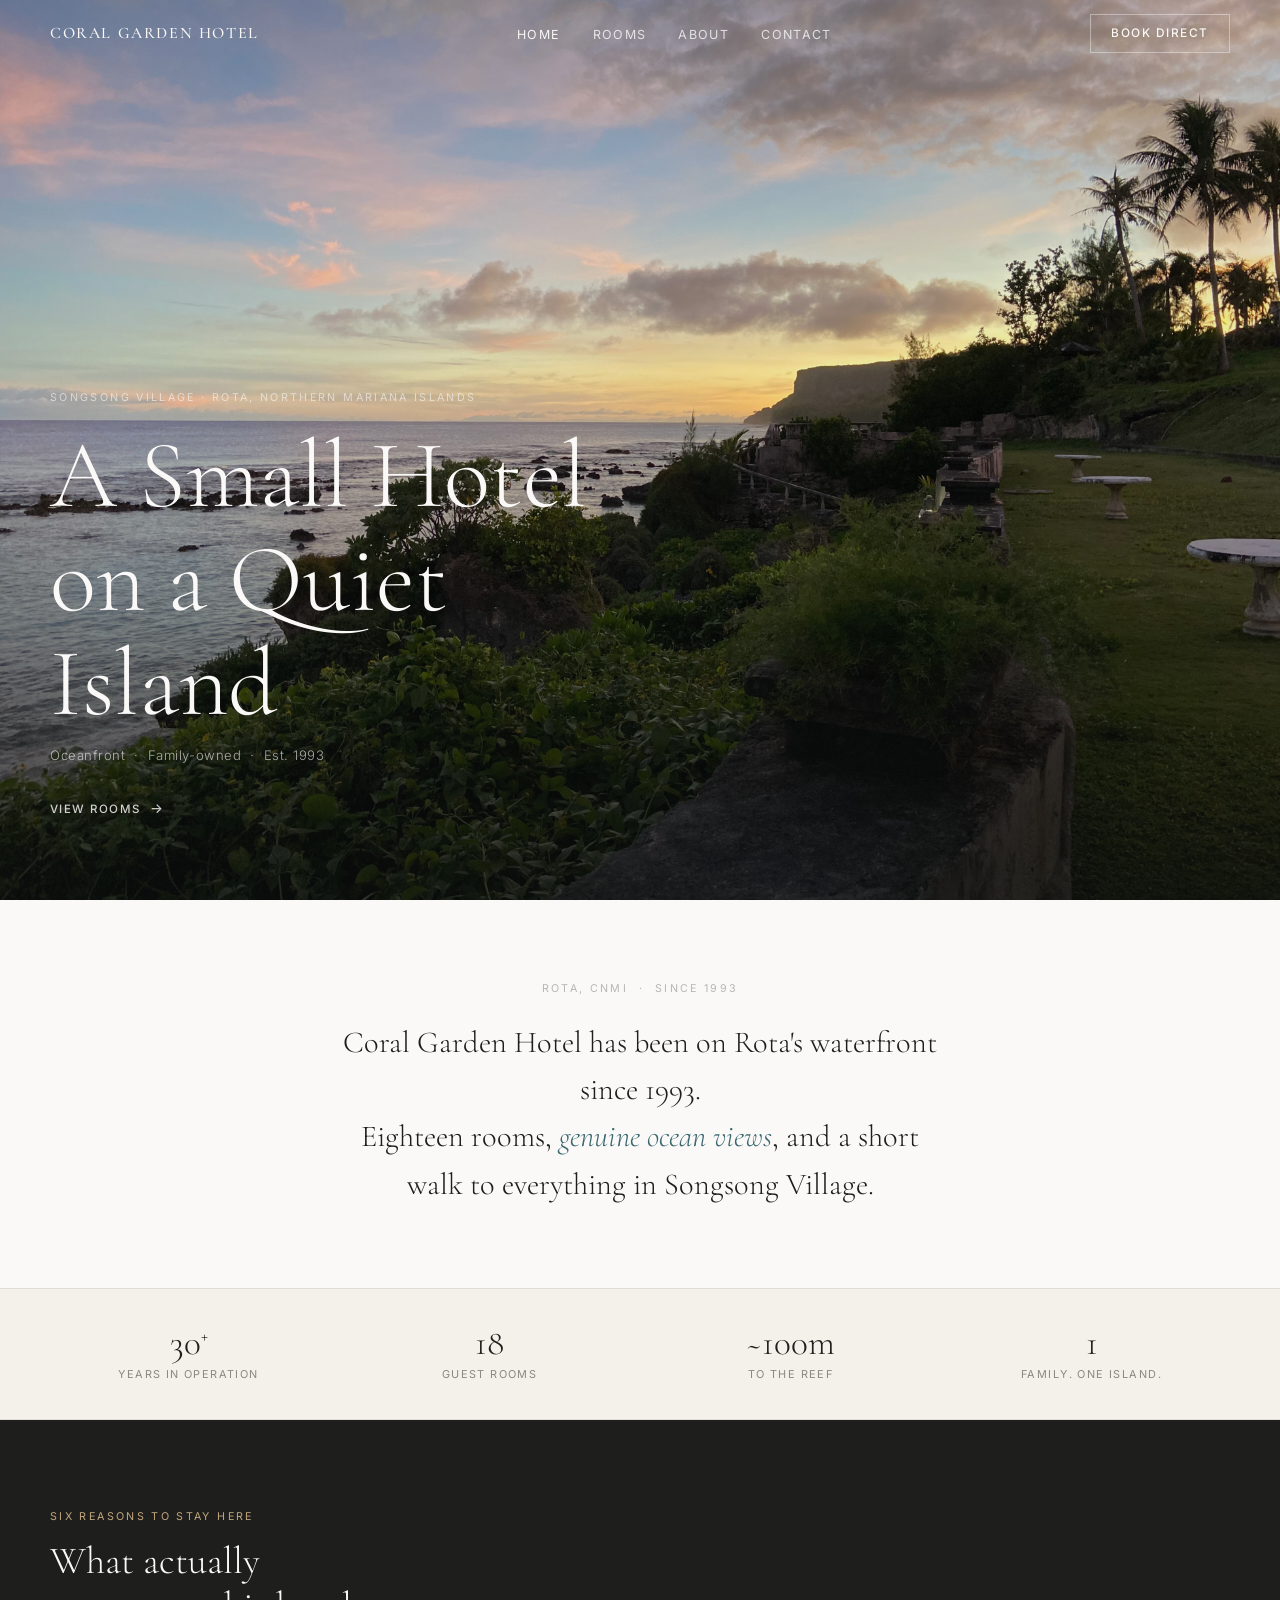
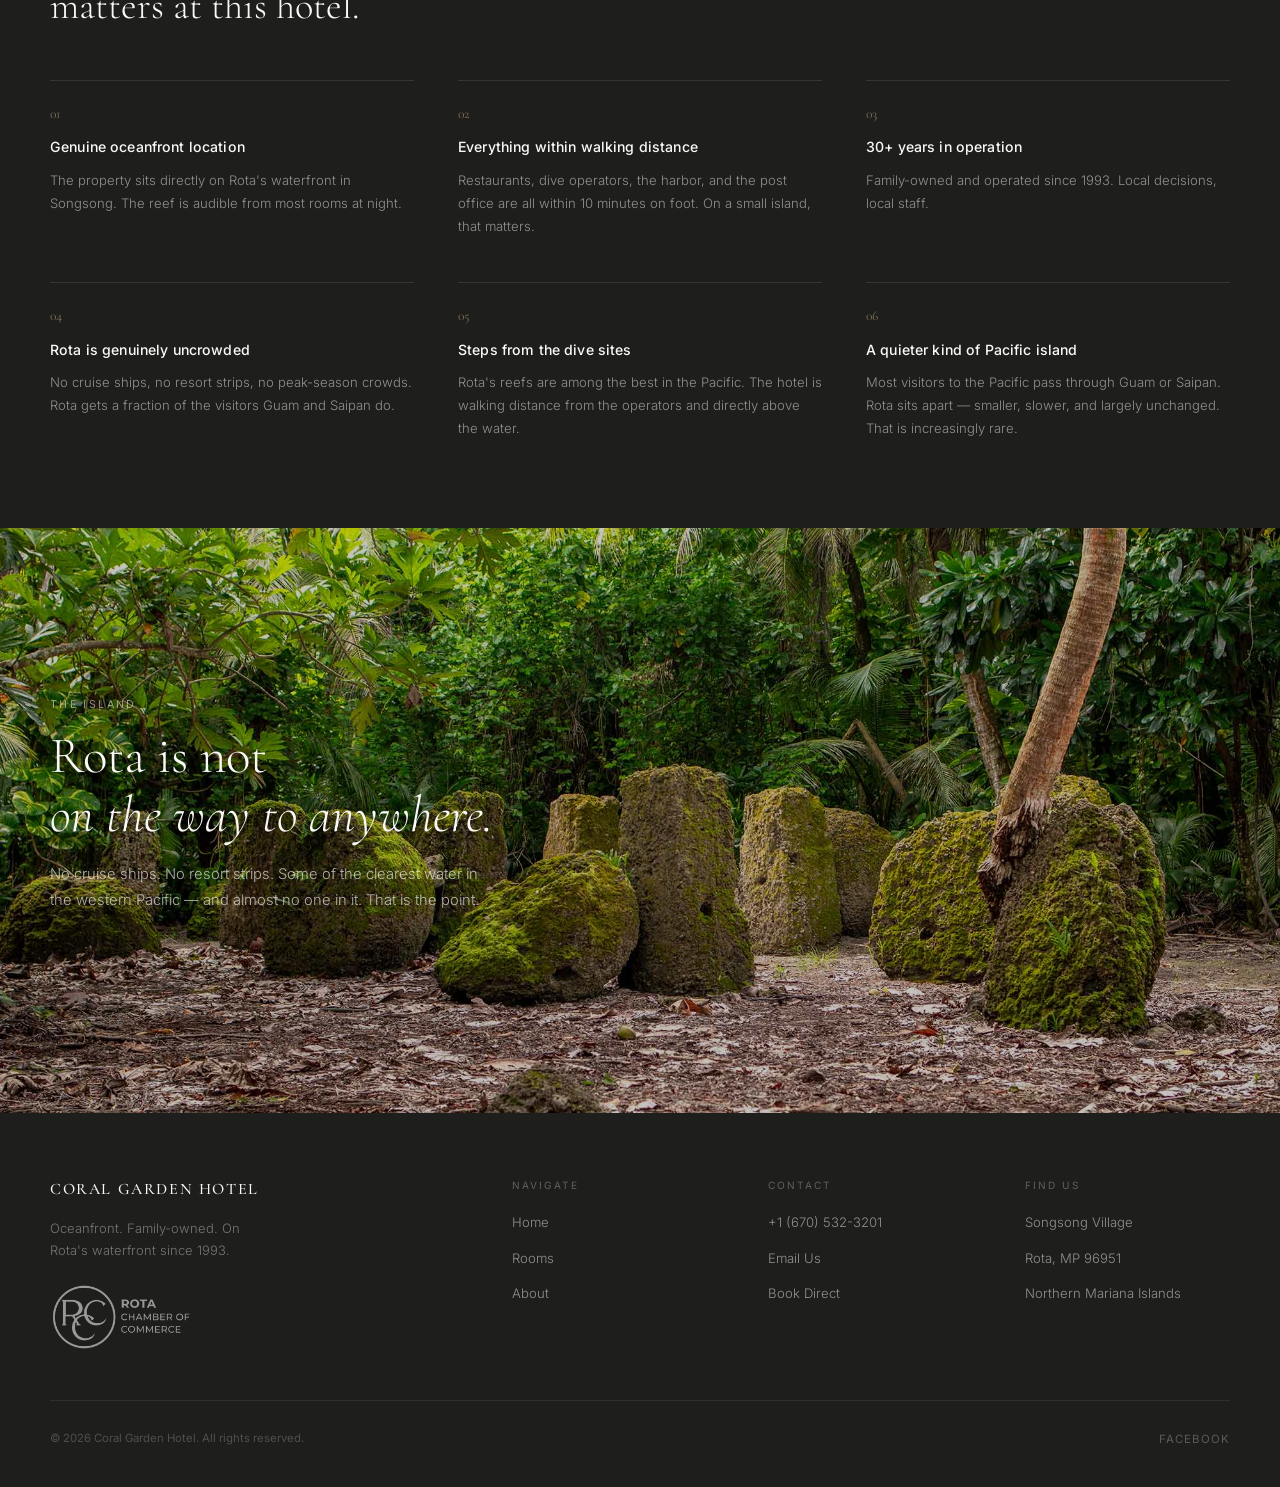
<file: index.html>
<!DOCTYPE html>
<html lang="en">
<head>
  <meta charset="UTF-8">
  <meta name="viewport" content="width=device-width, initial-scale=1.0">
  <title>Coral Garden Hotel — Rota, Northern Mariana Islands</title>
  <meta name="description" content="A family-owned oceanfront hotel in Songsong Village, Rota. Ocean views, direct reef access, walking distance to restaurants and dive operators. Book direct for the best rate.">
  <meta property="og:title" content="Coral Garden Hotel — Rota, CNMI">
  <meta property="og:description" content="A small hotel on a quiet island. Oceanfront. Family-owned. Est. 1993.">
  <meta property="og:type" content="website">
  <link rel="preconnect" href="https://fonts.googleapis.com">
  <link rel="preconnect" href="https://fonts.gstatic.com" crossorigin>
  <link href="https://fonts.googleapis.com/css2?family=Cormorant+Garamond:ital,wght@0,300;0,400;0,500;1,300;1,400&family=Inter:wght@300;400;500&display=swap" rel="stylesheet">
  <link rel="stylesheet" href="style.css">
</head>
<body>

<nav class="nav" id="mainNav">
  <div class="nav-inner">
    <a class="nav-logo" href="index.html">Coral Garden Hotel</a>
    <ul class="nav-links">
      <li><a href="index.html"   class="active">Home</a></li>
      <li><a href="rooms.html"          >Rooms</a></li>
      <li><a href="about.html"          >About</a></li>
      <li><a href="contact.html"        >Contact</a></li>
    </ul>
    <a class="nav-book" href="booking.html">Book Direct</a>
    <div class="nav-burger" onclick="mobOpen()">
      <span></span><span></span><span></span>
    </div>
  </div>
</nav>

<div class="mob-menu" id="mobMenu">
  <span class="mob-close" onclick="mobClose()">✕</span>
  <a href="index.html"   onclick="mobClose()">Home</a>
  <a href="rooms.html"   onclick="mobClose()">Rooms</a>
  <a href="about.html"   onclick="mobClose()">About</a>
  <a href="contact.html" onclick="mobClose()">Contact</a>
  <a class="mob-book" href="booking.html" onclick="mobClose()">Book Direct</a>
</div>

<!-- HERO — REPLACE hero-bg url with best exterior or ocean view photo -->
<section class="hero">
  <div class="hero-bg" id="heroBg"></div>
  <div class="hero-overlay"></div>
  <div class="hero-content">
    <p class="hero-eyebrow">Songsong Village · Rota, Northern Mariana Islands</p>
    <h1 class="hero-title">A Small Hotel<br>on a Quiet Island</h1>
    <p class="hero-sub">Oceanfront &nbsp;·&nbsp; Family-owned &nbsp;·&nbsp; Est. 1993</p>
    <div class="hero-btns">
      <a class="arrow-link light" href="rooms.html">View Rooms</a>
    </div>
  </div>
</section>

<!-- STATEMENT -->
<section class="statement">
  <div class="statement-inner fi">
    <p class="statement-lbl">Rota, CNMI &nbsp;·&nbsp; Since 1993</p>
    <p class="statement-text">
      Coral Garden Hotel has been on Rota's waterfront since 1993.<br>
      Eighteen rooms, <em>genuine ocean views</em>, and a short walk to everything in Songsong Village.
    </p>
  </div>
</section>

<!-- FACTS STRIP -->
<div class="facts">
  <div class="facts-grid">
    <div class="fact fi">
      <div class="fact-n">30<sup>+</sup></div>
      <div class="fact-l">Years in Operation</div>
    </div>
    <div class="fact fi d1">
      <div class="fact-n">18</div>
      <div class="fact-l">Guest Rooms</div>
    </div>
    <div class="fact fi d2">
      <div class="fact-n">~100m</div>
      <div class="fact-l">To the Reef</div>
    </div>
    <div class="fact fi d3">
      <div class="fact-n">1</div>
      <div class="fact-l">Family. One Island.</div>
    </div>
  </div>
</div>



<!-- REASONS -->
<section class="reasons">
  <div class="wrap">
    <p class="label fi">Six Reasons to Stay Here</p>
    <h2 class="heading fi">What actually<br>matters at this hotel.</h2>
    <div class="reasons-grid">
      <div class="reason fi">
        <p class="reason-n">01</p>
        <h3 class="reason-title">Genuine oceanfront location</h3>
        <p class="reason-body">The property sits directly on Rota's waterfront in Songsong. The reef is audible from most rooms at night.</p>
      </div>
      <div class="reason fi d1">
        <p class="reason-n">02</p>
        <h3 class="reason-title">Everything within walking distance</h3>
        <p class="reason-body">Restaurants, dive operators, the harbor, and the post office are all within 10 minutes on foot. On a small island, that matters.</p>
      </div>
      <div class="reason fi d2">
        <p class="reason-n">03</p>
        <h3 class="reason-title">30+ years in operation</h3>
        <p class="reason-body">Family-owned and operated since 1993. Local decisions, local staff.</p>
      </div>
      <div class="reason fi d3">
        <p class="reason-n">04</p>
        <h3 class="reason-title">Rota is genuinely uncrowded</h3>
        <p class="reason-body">No cruise ships, no resort strips, no peak-season crowds. Rota gets a fraction of the visitors Guam and Saipan do.</p>
      </div>
      <div class="reason fi d4">
        <p class="reason-n">05</p>
        <h3 class="reason-title">Steps from the dive sites</h3>
        <p class="reason-body">Rota's reefs are among the best in the Pacific. The hotel is walking distance from the operators and directly above the water.</p>
      </div>
      <div class="reason fi d5">
        <p class="reason-n">06</p>
        <h3 class="reason-title">A quieter kind of Pacific island</h3>
        <p class="reason-body">Most visitors to the Pacific pass through Guam or Saipan. Rota sits apart — smaller, slower, and largely unchanged. That is increasingly rare.</p>
      </div>
    </div>
  </div>
</section>

<!-- ROTA TEASER -->
<section class="rota-teaser">
  <div class="rota-teaser-bg"></div>
  <div class="rota-teaser-content">
    <p class="label">The Island</p>
    <h2 class="heading">Rota is not<br><em>on the way to anywhere.</em></h2>
    <p class="body-text">No cruise ships. No resort strips. Some of the clearest water in the western Pacific — and almost no one in it. That is the point.</p>
  </div>
</section>


<footer class="footer">
  <div class="footer-grid">
    <div>
      <a class="footer-logo" href="index.html">Coral Garden Hotel</a>
      <p class="footer-tag">Oceanfront. Family-owned. On Rota's waterfront since 1993.</p>
      <a class="footer-chamber" href="https://www.rotachamber.com" target="_blank" rel="noopener" title="Rota Chamber of Commerce Member">
        <img src="images/rcclogowhite.png" alt="Rota Chamber of Commerce Member">
      </a>
    </div>
    <div>
      <p class="footer-col-hd">Navigate</p>
      <ul class="footer-list">
        <li><a href="index.html">Home</a></li>
        <li><a href="rooms.html">Rooms</a></li>
        <li><a href="about.html">About</a></li>
      </ul>
    </div>
    <div>
      <p class="footer-col-hd">Contact</p>
      <ul class="footer-list">
        <li><a href="tel:+16705323201">+1 (670) 532-3201</a></li>
        <li><a href="mailto:info@coralgardenhotel.com">Email Us</a></li>
        <li><a href="booking.html">Book Direct</a></li>
      </ul>
    </div>
    <div>
      <p class="footer-col-hd">Find Us</p>
      <ul class="footer-list">
        <li><span>Songsong Village</span></li>
        <li><span>Rota, MP 96951</span></li>
        <li><span>Northern Mariana Islands</span></li>
      </ul>
    </div>
  </div>
  <div class="footer-bot">
    <p class="footer-copy">© <span id="copy-year">2026</span> Coral Garden Hotel. All rights reserved.</p>
    <div class="footer-soc"><a href="https://www.facebook.com/coralgardenhotel" target="_blank" rel="noopener">Facebook</a></div>
  </div>
</footer>

<script src="script.js"></script>
</body>
</html>
</file>
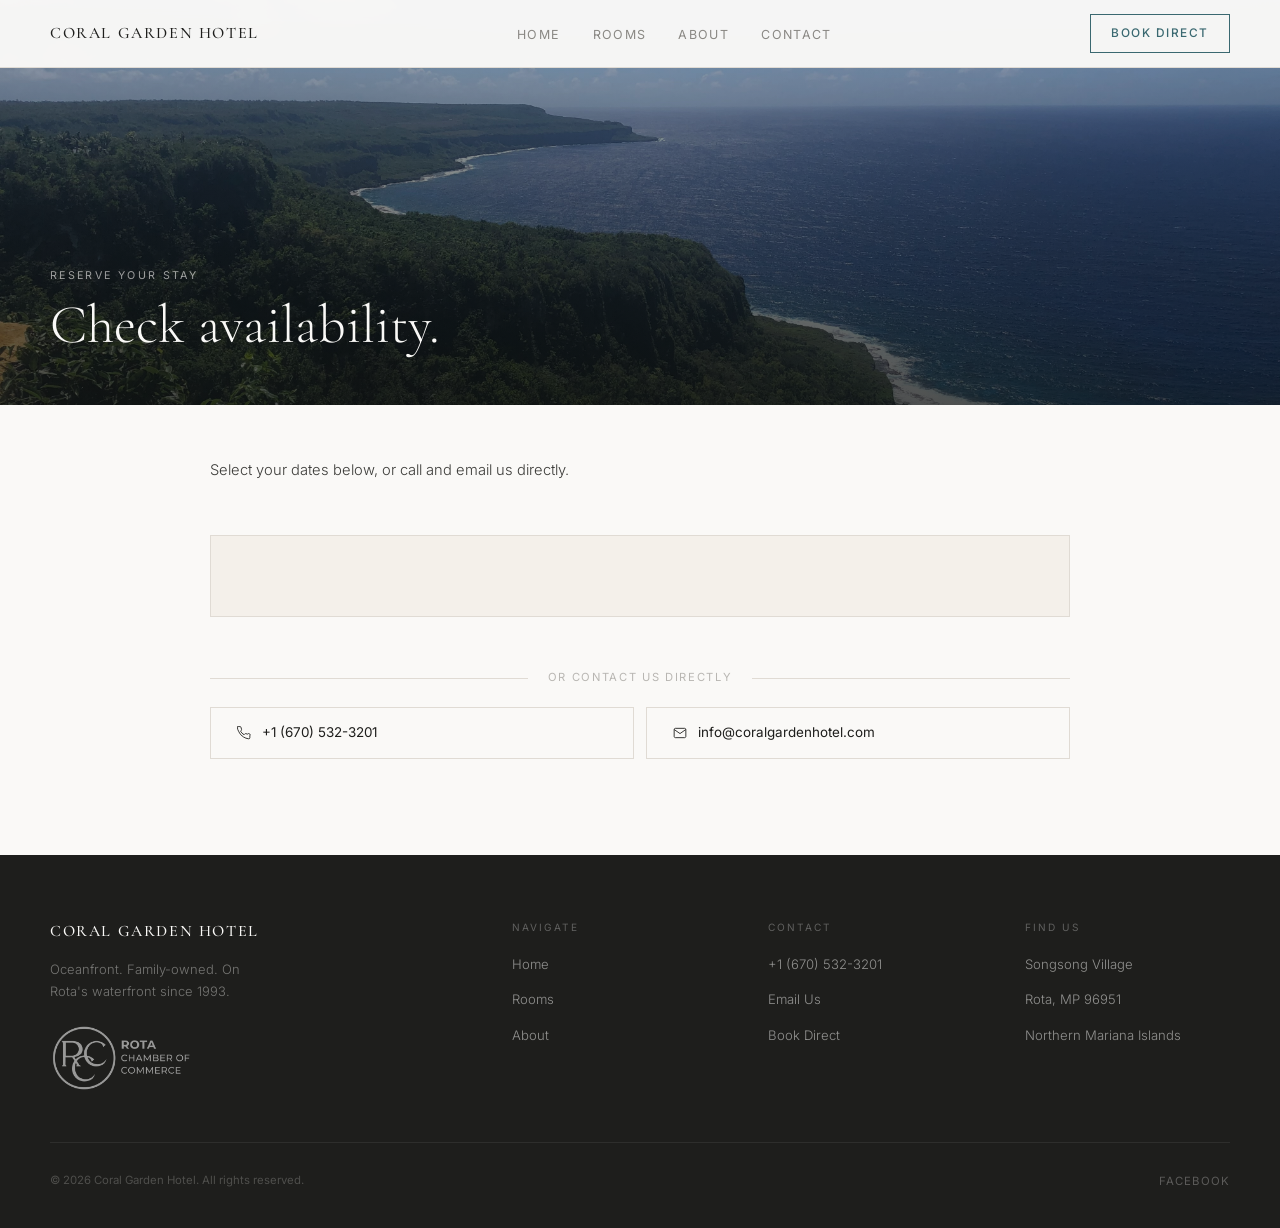
<file: booking.html>
<!DOCTYPE html>
<html lang="en">
<head>
  <meta charset="UTF-8">
  <meta name="viewport" content="width=device-width, initial-scale=1.0">
  <title>Book Direct — Coral Garden Hotel, Rota</title>
  <meta name="description" content="Book directly with Coral Garden Hotel in Songsong Village, Rota. Best available rate, no booking fees.">
  <link rel="preconnect" href="https://fonts.googleapis.com">
  <link rel="preconnect" href="https://fonts.gstatic.com" crossorigin>
  <link href="https://fonts.googleapis.com/css2?family=Cormorant+Garamond:ital,wght@0,300;0,400;0,500;1,300;1,400&family=Inter:wght@300;400;500&display=swap" rel="stylesheet">
  <link rel="stylesheet" href="style.css">
  <style>
    .booking-body { padding: 52px 36px 96px; background: var(--white); }
    .booking-inner { max-width: 860px; margin: 0 auto; }
    .booking-intro { margin-bottom: 52px; }
    .booking-intro .label { margin-bottom: 14px; }
    .booking-intro .heading { font-size: clamp(2rem,4vw,3rem); margin-bottom: 16px; }
    .booking-intro .body-text { max-width: 520px; }
    .booking-widget-wrap { background: var(--cream); border: 1px solid var(--border); padding: 40px; }
    .booking-or { text-align: center; margin: 52px 0 20px; }
    .booking-or-line { display: flex; align-items: center; gap: 20px; color: var(--stone-lt); font-size: 0.7rem; letter-spacing: 0.15em; text-transform: uppercase; }
    .booking-or-line::before,
    .booking-or-line::after { content: ''; flex: 1; height: 1px; background: var(--border); }
    .booking-direct { display: grid; grid-template-columns: 1fr 1fr; gap: 12px; margin-top: 20px; }
    @media (max-width: 768px) {
      .booking-body { padding: 110px 20px 72px; }
      .booking-widget-wrap { padding: 24px 20px; }
      .booking-direct { grid-template-columns: 1fr; }
    }
  </style>
</head>
<body>

<nav class="nav scrolled" id="mainNav">
  <div class="nav-inner">
    <a class="nav-logo" href="index.html">Coral Garden Hotel</a>
    <ul class="nav-links">
      <li><a href="index.html"            >Home</a></li>
      <li><a href="rooms.html"            >Rooms</a></li>
      <li><a href="about.html"            >About</a></li>
      <li><a href="contact.html"          >Contact</a></li>
    </ul>
    <a class="nav-book active" href="booking.html">Book Direct</a>
    <div class="nav-burger" onclick="mobOpen()">
      <span></span><span></span><span></span>
    </div>
  </div>
</nav>

<div class="mob-menu" id="mobMenu">
  <span class="mob-close" onclick="mobClose()">✕</span>
  <a href="index.html"   onclick="mobClose()">Home</a>
  <a href="rooms.html"   onclick="mobClose()">Rooms</a>
  <a href="about.html"   onclick="mobClose()">About</a>
  <a href="contact.html" onclick="mobClose()">Contact</a>
  <a class="mob-book" href="booking.html" onclick="mobClose()">Book Direct</a>
</div>

<section class="page-hero">
  <div class="page-hero-bg" style="background-image: url('images/rota-coastline.jpeg')"></div>
  <div class="page-hero-overlay"></div>
  <div class="page-hero-content">
    <p class="label">Reserve Your Stay</p>
    <h1 class="heading">Check availability.</h1>
  </div>
</section>

<div class="booking-body">
  <div class="booking-inner">

    <div class="booking-intro fi">
      <p class="body-text">Select your dates below, or call and email us directly.</p>
    </div>

    <div class="booking-widget-wrap fi">
      <style type='text/css'>@import url(//d2uyahi4tkntqv.cloudfront.net/assets/shared.booknow.css?v=1.0.0);</style>
      <style type='text/css'>@import url(//d2uyahi4tkntqv.cloudfront.net/assets/search_widget.css?v=1.0.0);</style>
      <div id='hr_search_widget'></div>
      <script id='hr_widget_script' async='true' src='//coral-garden-hotel.hotelrunner.com/widgets/4bb4306e62fb119f5d3d/search_widget.js?v=1.0.0'></script>
    </div>

    <div class="booking-or fi">
      <p class="booking-or-line">Or contact us directly</p>
    </div>

    <div class="booking-direct fi">
      <a class="contact-btn" href="tel:+16705323201">
        <svg viewBox="0 0 24 24"><path d="M22 16.92v3a2 2 0 01-2.18 2 19.79 19.79 0 01-8.63-3.07A19.5 19.5 0 013.07 9.81 19.79 19.79 0 01.4 1.13 2 2 0 012 .99h3a2 2 0 012 1.72c.127.96.361 1.903.7 2.81a2 2 0 01-.45 2.11L6.09 8.91a16 16 0 006 6l1.27-1.27a2 2 0 012.11-.45c.907.339 1.85.573 2.81.7A2 2 0 0122 16.92z"/></svg>
        +1 (670) 532-3201
      </a>
      <a class="contact-btn" href="mailto:info@coralgardenhotel.com">
        <svg viewBox="0 0 24 24"><path d="M4 4h16c1.1 0 2 .9 2 2v12c0 1.1-.9 2-2 2H4c-1.1 0-2-.9-2-2V6c0-1.1.9-2 2-2z"/><polyline points="22,6 12,13 2,6"/></svg>
        info@coralgardenhotel.com
      </a>
    </div>

  </div>
</div>

<footer class="footer">
  <div class="footer-grid">
    <div>
      <a class="footer-logo" href="index.html">Coral Garden Hotel</a>
      <p class="footer-tag">Oceanfront. Family-owned. On Rota's waterfront since 1993.</p>
      <a class="footer-chamber" href="https://www.rotachamber.com" target="_blank" rel="noopener" title="Rota Chamber of Commerce Member">
        <img src="images/rcclogowhite.png" alt="Rota Chamber of Commerce Member">
      </a>
    </div>
    <div>
      <p class="footer-col-hd">Navigate</p>
      <ul class="footer-list">
        <li><a href="index.html">Home</a></li>
        <li><a href="rooms.html">Rooms</a></li>
        <li><a href="about.html">About</a></li>
      </ul>
    </div>
    <div>
      <p class="footer-col-hd">Contact</p>
      <ul class="footer-list">
        <li><a href="tel:+16705323201">+1 (670) 532-3201</a></li>
        <li><a href="mailto:info@coralgardenhotel.com">Email Us</a></li>
        <li><a href="booking.html">Book Direct</a></li>
      </ul>
    </div>
    <div>
      <p class="footer-col-hd">Find Us</p>
      <ul class="footer-list">
        <li><span>Songsong Village</span></li>
        <li><span>Rota, MP 96951</span></li>
        <li><span>Northern Mariana Islands</span></li>
      </ul>
    </div>
  </div>
  <div class="footer-bot">
    <p class="footer-copy">© <span id="copy-year">2026</span> Coral Garden Hotel. All rights reserved.</p>
    <div class="footer-soc"><a href="https://www.facebook.com/coralgardenhotel" target="_blank" rel="noopener">Facebook</a></div>
  </div>
</footer>

<script src="script.js"></script>
</body>
</html>
</file>
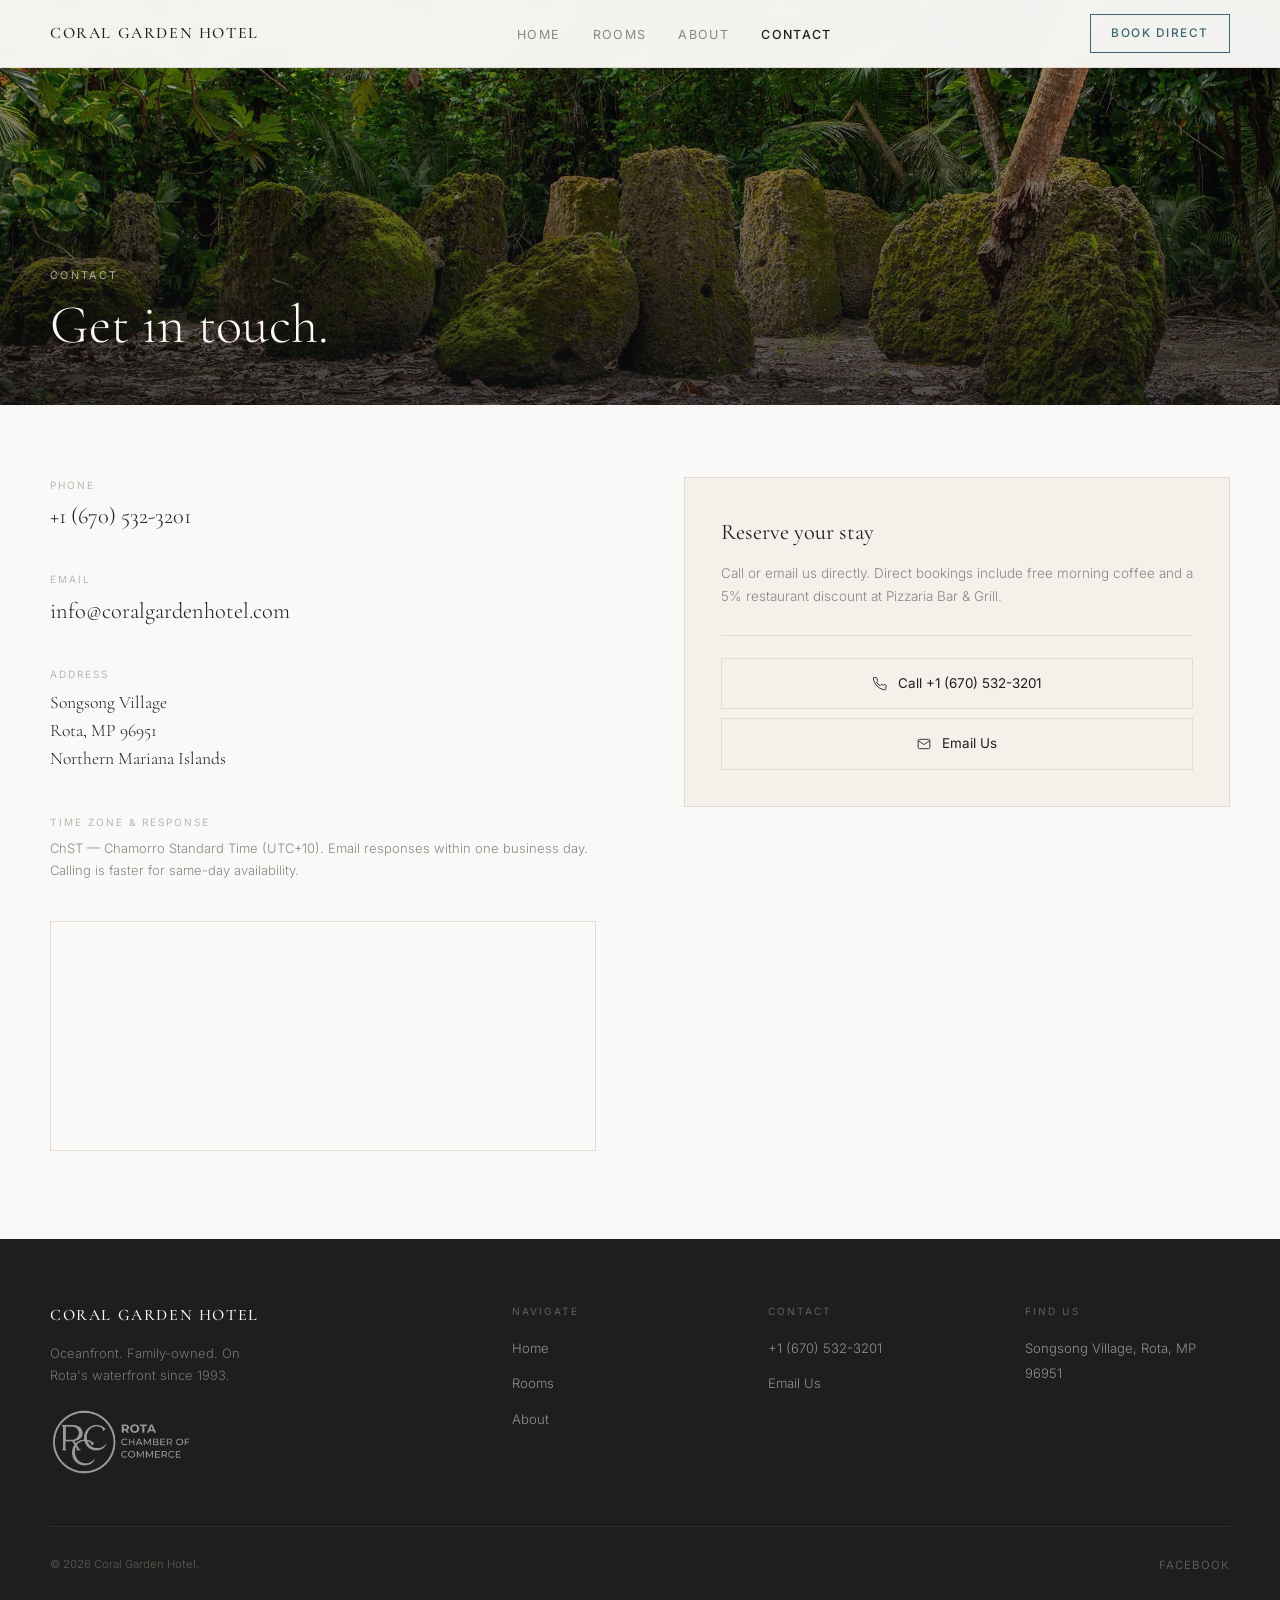
<file: contact.html>
<!DOCTYPE html>
<html lang="en">
<head>
  <meta charset="UTF-8">
  <meta name="viewport" content="width=device-width, initial-scale=1.0">
  <title>Book Direct — Coral Garden Hotel, Rota</title>
  <meta name="description" content="Book direct with Coral Garden Hotel for the best rate. No OTA fees. Free morning coffee and restaurant discount included. Call +1 (670) 532-3201 or email us.">
  <link rel="preconnect" href="https://fonts.googleapis.com">
  <link rel="preconnect" href="https://fonts.gstatic.com" crossorigin>
  <link href="https://fonts.googleapis.com/css2?family=Cormorant+Garamond:ital,wght@0,300;0,400;0,500;1,300;1,400&family=Inter:wght@300;400;500&display=swap" rel="stylesheet">
  <link rel="stylesheet" href="style.css">
</head>
<body>

<nav class="nav scrolled" id="mainNav">
  <div class="nav-inner">
    <a class="nav-logo" href="index.html">Coral Garden Hotel</a>
    <ul class="nav-links">
      <li><a href="index.html"           >Home</a></li>
      <li><a href="rooms.html"           >Rooms</a></li>
      <li><a href="about.html"           >About</a></li>
      <li><a href="contact.html" class="active">Contact</a></li>
    </ul>
    <a class="nav-book" href="booking.html">Book Direct</a>
    <div class="nav-burger" onclick="mobOpen()">
      <span></span><span></span><span></span>
    </div>
  </div>
</nav>

<div class="mob-menu" id="mobMenu">
  <span class="mob-close" onclick="mobClose()">✕</span>
  <a href="index.html"   onclick="mobClose()">Home</a>
  <a href="rooms.html"   onclick="mobClose()">Rooms</a>
  <a href="about.html"   onclick="mobClose()">About</a>
  <a href="contact.html" onclick="mobClose()">Contact</a>
  <a class="mob-book" href="booking.html" onclick="mobClose()">Book Direct</a>
</div>

<section class="page-hero">
  <div class="page-hero-bg" style="background-image: url('images/latte-stones.jpg')"></div>
  <div class="page-hero-overlay"></div>
  <div class="page-hero-content">
    <p class="label">Contact</p>
    <h1 class="heading">Get in touch.</h1>
  </div>
</section>

<div class="contact-body">
  <div class="contact-inner">

    <div class="contact-lhs fi">
      <div class="cdetail">
        <p class="cdetail-lbl">Phone</p>
        <p class="cdetail-val"><a href="tel:+16705323201">+1 (670) 532-3201</a></p>
      </div>
      <div class="cdetail">
        <p class="cdetail-lbl">Email</p>
        <p class="cdetail-val"><a href="mailto:info@coralgardenhotel.com">info@coralgardenhotel.com</a></p>
      </div>
      <div class="cdetail">
        <p class="cdetail-lbl">Address</p>
        <p class="cdetail-val" style="font-size:1.1rem; line-height:1.6;">
          Songsong Village<br>Rota, MP 96951<br>Northern Mariana Islands
        </p>
      </div>
      <div class="cdetail">
        <p class="cdetail-lbl">Time Zone &amp; Response</p>
        <p class="tz-note">ChST — Chamorro Standard Time (UTC+10). Email responses within one business day. Calling is faster for same-day availability.</p>
      </div>

      <div class="map-wrap">
        <iframe
          src="https://www.google.com/maps/embed?pb=!1m18!1m12!1m3!1d3868.964179821928!2d145.13801947698812!3d14.138203586295159!2m3!1f0!2f0!3f0!3m2!1i1024!2i768!4f13.1!3m3!1m2!1s0x6720682886ffa751%3A0x1fbf5e3450bf742f!2sCoral%20Garden%20Hotel!5e0!3m2!1sen!2s!4v1780208019445!5m2!1sen!2s"
          width="100%" height="100%" style="border:0;"
          allowfullscreen="" loading="lazy"
          referrerpolicy="no-referrer-when-downgrade"
          title="Coral Garden Hotel — Songsong Village, Rota">
        </iframe>
      </div>
    </div>

    <div class="fi d2">
      <div class="direct-box">
        <h2 class="direct-box-t">Reserve your stay</h2>
        <p class="direct-box-b">Call or email us directly. Direct bookings include free morning coffee and a 5% restaurant discount at Pizzaria Bar &amp; Grill.</p>
        <div class="direct-btns">
          <a class="contact-btn" href="tel:+16705323201">
            <svg viewBox="0 0 24 24"><path d="M22 16.92v3a2 2 0 01-2.18 2 19.79 19.79 0 01-8.63-3.07A19.5 19.5 0 013.07 9.81 19.79 19.79 0 01.4 1.13 2 2 0 012 .99h3a2 2 0 012 1.72c.127.96.361 1.903.7 2.81a2 2 0 01-.45 2.11L6.09 8.91a16 16 0 006 6l1.27-1.27a2 2 0 012.11-.45c.907.339 1.85.573 2.81.7A2 2 0 0122 16.92z"/></svg>
            Call +1 (670) 532-3201
          </a>
          <a class="contact-btn" href="mailto:info@coralgardenhotel.com">
            <svg viewBox="0 0 24 24"><path d="M4 4h16c1.1 0 2 .9 2 2v12c0 1.1-.9 2-2 2H4c-1.1 0-2-.9-2-2V6c0-1.1.9-2 2-2z"/><polyline points="22,6 12,13 2,6"/></svg>
            Email Us
          </a>
        </div>
      </div>
    </div>

  </div>
</div>

<footer class="footer">
  <div class="footer-grid">
    <div>
      <a class="footer-logo" href="index.html">Coral Garden Hotel</a>
      <p class="footer-tag">Oceanfront. Family-owned. On Rota's waterfront since 1993.</p>
      <a class="footer-chamber" href="https://www.rotachamber.com" target="_blank" rel="noopener" title="Rota Chamber of Commerce Member">
        <img src="images/rcclogowhite.png" alt="Rota Chamber of Commerce Member">
      </a>
    </div>
    <div>
      <p class="footer-col-hd">Navigate</p>
      <ul class="footer-list">
        <li><a href="index.html">Home</a></li>
        <li><a href="rooms.html">Rooms</a></li>
        <li><a href="about.html">About</a></li>
      </ul>
    </div>
    <div>
      <p class="footer-col-hd">Contact</p>
      <ul class="footer-list">
        <li><a href="tel:+16705323201">+1 (670) 532-3201</a></li>
        <li><a href="mailto:info@coralgardenhotel.com">Email Us</a></li>
      </ul>
    </div>
    <div>
      <p class="footer-col-hd">Find Us</p>
      <ul class="footer-list">
        <li><span>Songsong Village, Rota, MP 96951</span></li>
      </ul>
    </div>
  </div>
  <div class="footer-bot">
    <p class="footer-copy">© <span id="copy-year">2026</span> Coral Garden Hotel.</p>
    <div class="footer-soc"><a href="https://www.facebook.com/coralgardenhotel" target="_blank" rel="noopener">Facebook</a></div>
  </div>
</footer>

<script src="script.js"></script>
</body>
</html>
</file>
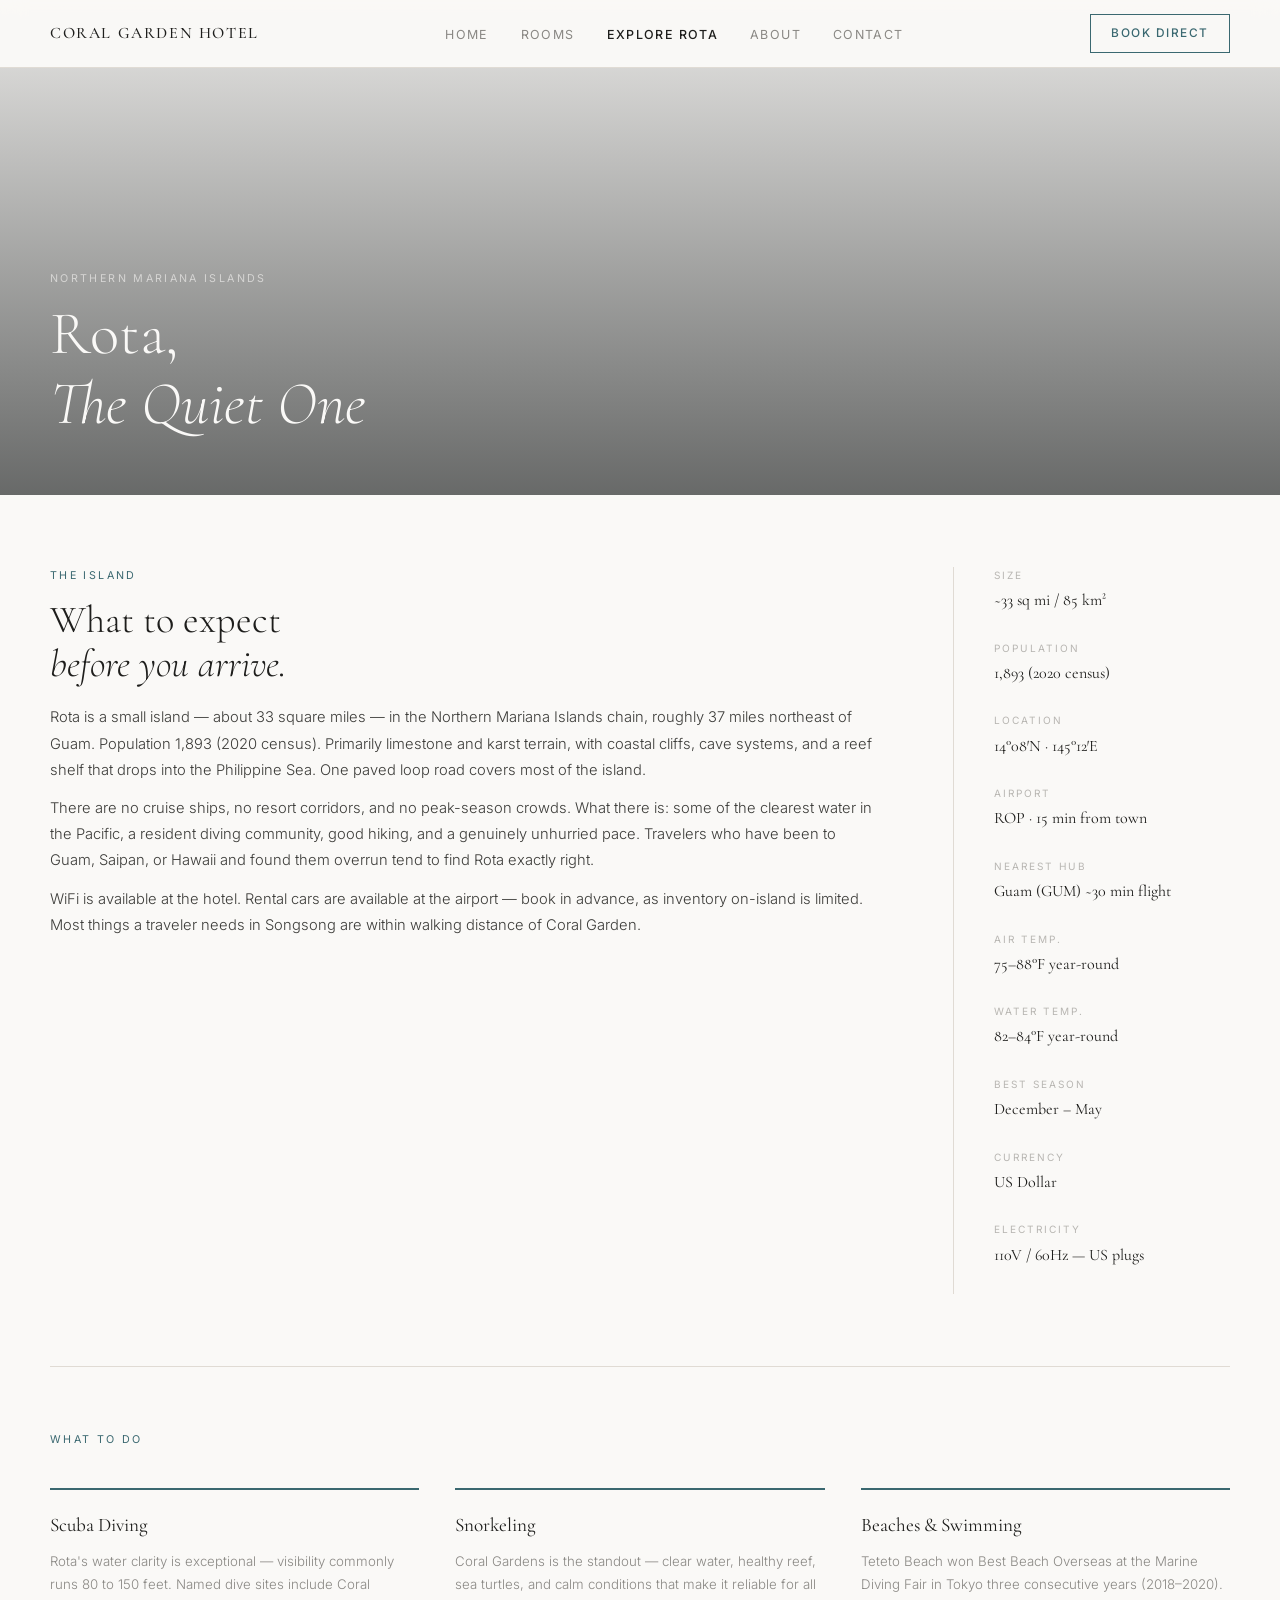
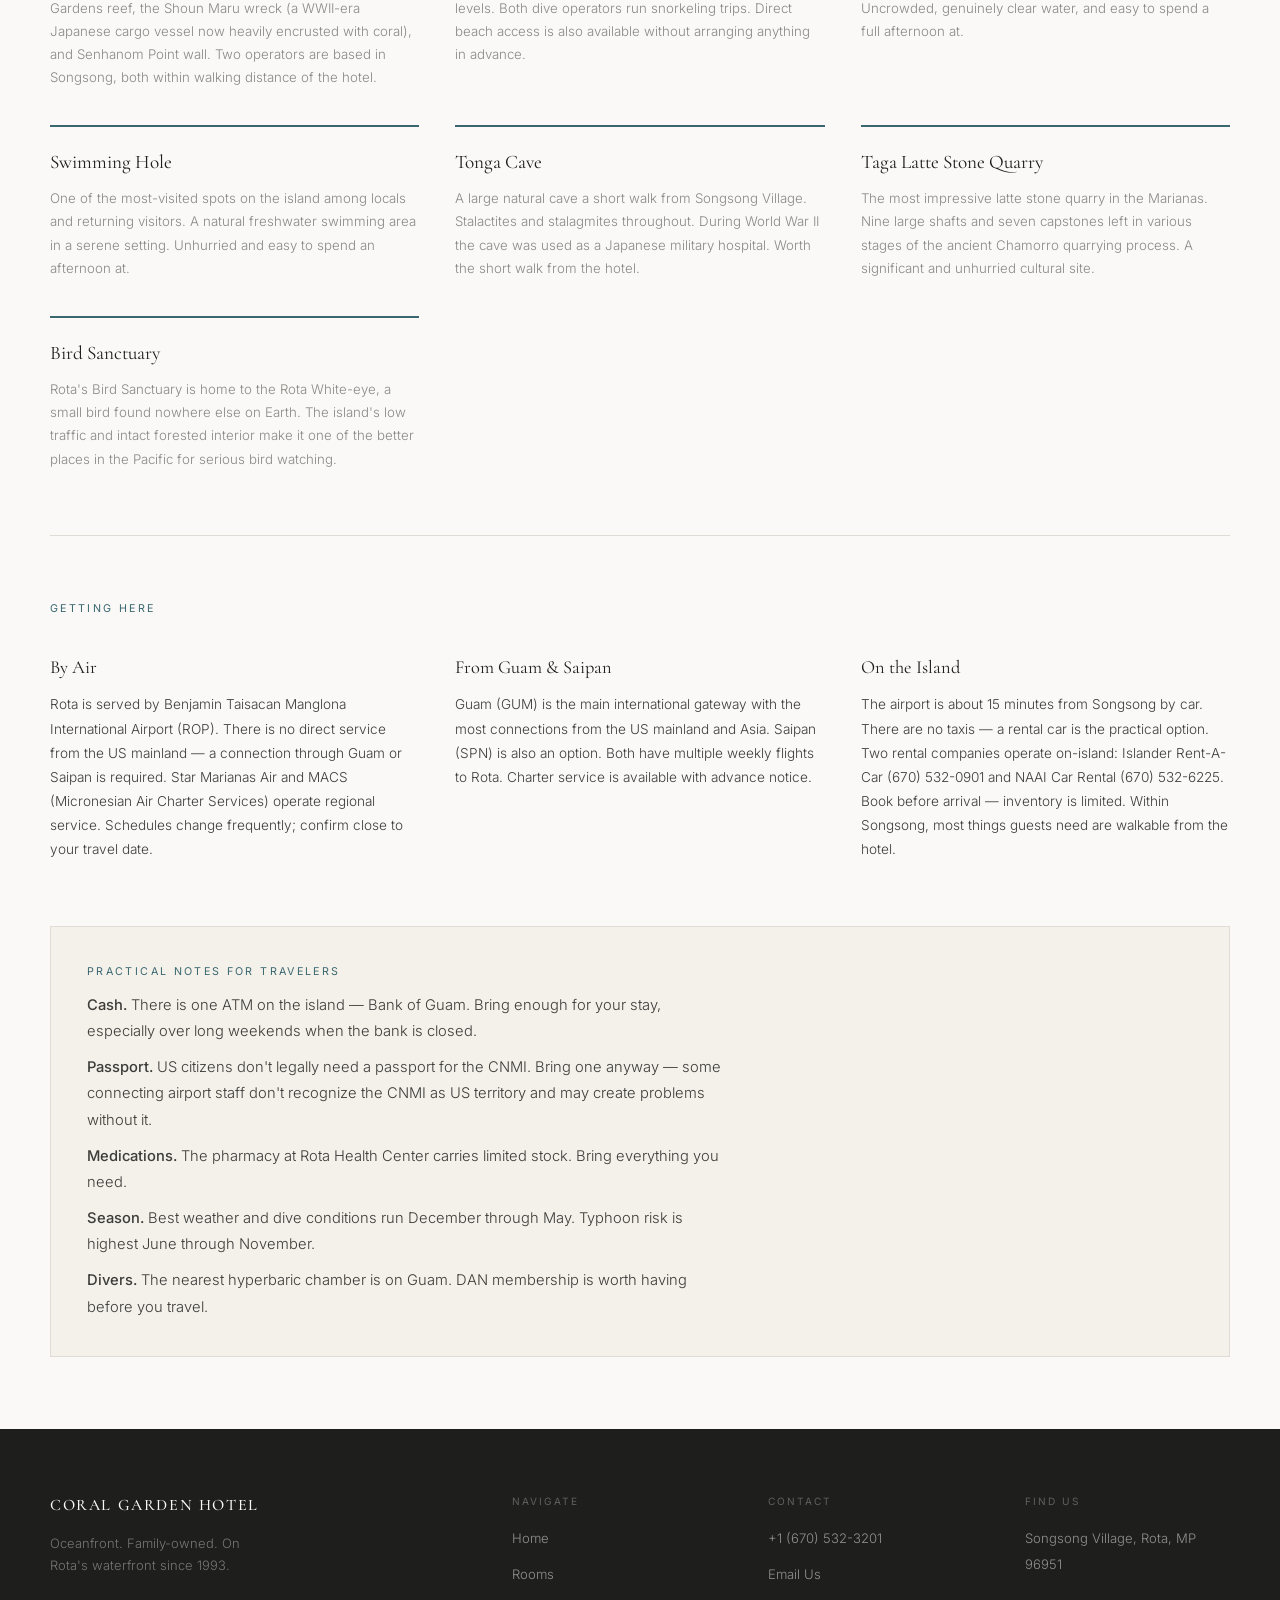
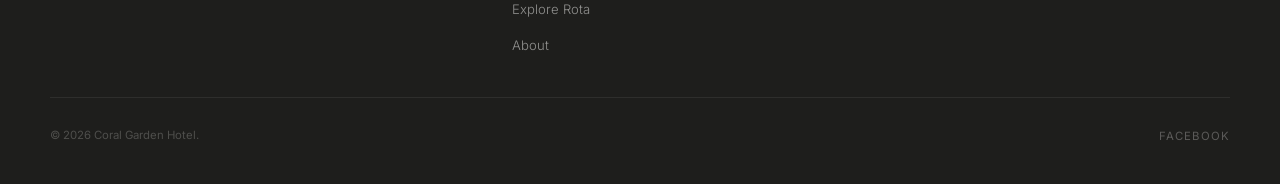
<file: rota.html>
<!DOCTYPE html>
<html lang="en">
<head>
  <meta charset="UTF-8">
  <meta name="viewport" content="width=device-width, initial-scale=1.0">
  <title>Explore Rota — Coral Garden Hotel</title>
  <meta name="description" content="What to know about Rota, CNMI before you arrive. Diving, hiking, getting here, practical travel information for visitors to the Northern Mariana Islands.">
  <link rel="preconnect" href="https://fonts.googleapis.com">
  <link rel="preconnect" href="https://fonts.gstatic.com" crossorigin>
  <link href="https://fonts.googleapis.com/css2?family=Cormorant+Garamond:ital,wght@0,300;0,400;0,500;1,300;1,400&family=Inter:wght@300;400;500&display=swap" rel="stylesheet">
  <link rel="stylesheet" href="style.css">
</head>
<body>

<nav class="nav scrolled" id="mainNav">
  <div class="nav-inner">
    <a class="nav-logo" href="index.html">Coral Garden Hotel</a>
    <ul class="nav-links">
      <li><a href="index.html"          >Home</a></li>
      <li><a href="rooms.html"          >Rooms</a></li>
      <li><a href="rota.html"    class="active">Explore Rota</a></li>
      <li><a href="about.html"          >About</a></li>
      <li><a href="contact.html"        >Contact</a></li>
    </ul>
    <a class="nav-book" href="booking.html">Book Direct</a>
    <div class="nav-burger" onclick="mobOpen()">
      <span></span><span></span><span></span>
    </div>
  </div>
</nav>

<div class="mob-menu" id="mobMenu">
  <span class="mob-close" onclick="mobClose()">✕</span>
  <a href="index.html"   onclick="mobClose()">Home</a>
  <a href="rooms.html"   onclick="mobClose()">Rooms</a>
  <a href="rota.html"    onclick="mobClose()">Explore Rota</a>
  <a href="about.html"   onclick="mobClose()">About</a>
  <a href="contact.html" onclick="mobClose()">Contact</a>
  <a class="mob-book" href="booking.html" onclick="mobClose()">Book Direct</a>
</div>

<!-- REPLACE rota-ph-bg with a strong island/ocean/reef image -->
<section class="rota-ph">
  <div class="rota-ph-bg"></div>
  <div class="rota-ph-overlay"></div>
  <div class="rota-ph-content">
    <p class="label">Northern Mariana Islands</p>
    <h1 class="heading">Rota,<br><em>The Quiet One</em></h1>
  </div>
</section>

<div class="rota-body">

  <div class="rota-intro fi">
    <div>
      <p class="label">The Island</p>
      <h2 class="heading">What to expect<br><em>before you arrive.</em></h2>
      <p class="body-text">Rota is a small island — about 33 square miles — in the Northern Mariana Islands chain, roughly 37 miles northeast of Guam. Population 1,893 (2020 census). Primarily limestone and karst terrain, with coastal cliffs, cave systems, and a reef shelf that drops into the Philippine Sea. One paved loop road covers most of the island.</p>
      <p class="body-text">There are no cruise ships, no resort corridors, and no peak-season crowds. What there is: some of the clearest water in the Pacific, a resident diving community, good hiking, and a genuinely unhurried pace. Travelers who have been to Guam, Saipan, or Hawaii and found them overrun tend to find Rota exactly right.</p>
      <p class="body-text">WiFi is available at the hotel. Rental cars are available at the airport — book in advance, as inventory on-island is limited. Most things a traveler needs in Songsong are within walking distance of Coral Garden.</p>
    </div>
    <div class="r-sidebar">
      <div class="r-fact"><p class="r-fact-lbl">Size</p><p class="r-fact-val">~33 sq mi / 85 km²</p></div>
      <div class="r-fact"><p class="r-fact-lbl">Population</p><p class="r-fact-val">1,893 (2020 census)</p></div>
      <div class="r-fact"><p class="r-fact-lbl">Location</p><p class="r-fact-val">14°08′N · 145°12′E</p></div>
      <div class="r-fact"><p class="r-fact-lbl">Airport</p><p class="r-fact-val">ROP · 15 min from town</p></div>
      <div class="r-fact"><p class="r-fact-lbl">Nearest Hub</p><p class="r-fact-val">Guam (GUM) ~30 min flight</p></div>
      <div class="r-fact"><p class="r-fact-lbl">Air Temp.</p><p class="r-fact-val">75–88°F year-round</p></div>
      <div class="r-fact"><p class="r-fact-lbl">Water Temp.</p><p class="r-fact-val">82–84°F year-round</p></div>
      <div class="r-fact"><p class="r-fact-lbl">Best Season</p><p class="r-fact-val">December – May</p></div>
      <div class="r-fact"><p class="r-fact-lbl">Currency</p><p class="r-fact-val">US Dollar</p></div>
      <div class="r-fact"><p class="r-fact-lbl">Electricity</p><p class="r-fact-val">110V / 60Hz — US plugs</p></div>
    </div>
  </div>

  <div class="activities fi">
    <p class="label">What to Do</p>
    <div class="act-grid">
      <div class="act-card">
        <h3 class="act-name">Scuba Diving</h3>
        <p class="act-body">Rota's water clarity is exceptional — visibility commonly runs 80 to 150 feet. Named dive sites include Coral Gardens reef, the Shoun Maru wreck (a WWII-era Japanese cargo vessel now heavily encrusted with coral), and Senhanom Point wall. Two operators are based in Songsong, both within walking distance of the hotel.</p>
      </div>
      <div class="act-card">
        <h3 class="act-name">Snorkeling</h3>
        <p class="act-body">Coral Gardens is the standout — clear water, healthy reef, sea turtles, and calm conditions that make it reliable for all levels. Both dive operators run snorkeling trips. Direct beach access is also available without arranging anything in advance.</p>
      </div>
      <div class="act-card">
        <h3 class="act-name">Beaches &amp; Swimming</h3>
        <p class="act-body">Teteto Beach won Best Beach Overseas at the Marine Diving Fair in Tokyo three consecutive years (2018–2020). Uncrowded, genuinely clear water, and easy to spend a full afternoon at.</p>
      </div>
      <div class="act-card">
        <h3 class="act-name">Swimming Hole</h3>
        <p class="act-body">One of the most-visited spots on the island among locals and returning visitors. A natural freshwater swimming area in a serene setting. Unhurried and easy to spend an afternoon at.</p>
      </div>
      <div class="act-card">
        <h3 class="act-name">Tonga Cave</h3>
        <p class="act-body">A large natural cave a short walk from Songsong Village. Stalactites and stalagmites throughout. During World War II the cave was used as a Japanese military hospital. Worth the short walk from the hotel.</p>
      </div>
      <div class="act-card">
        <h3 class="act-name">Taga Latte Stone Quarry</h3>
        <p class="act-body">The most impressive latte stone quarry in the Marianas. Nine large shafts and seven capstones left in various stages of the ancient Chamorro quarrying process. A significant and unhurried cultural site.</p>
      </div>
      <div class="act-card">
        <h3 class="act-name">Bird Sanctuary</h3>
        <p class="act-body">Rota's Bird Sanctuary is home to the Rota White-eye, a small bird found nowhere else on Earth. The island's low traffic and intact forested interior make it one of the better places in the Pacific for serious bird watching.</p>
      </div>
    </div>
  </div>

  <div class="getting-here fi">
    <p class="label">Getting Here</p>
    <div class="get-grid">
      <div>
        <h3 class="get-title">By Air</h3>
        <p class="body-text" style="font-size:0.85rem;">Rota is served by Benjamin Taisacan Manglona International Airport (ROP). There is no direct service from the US mainland — a connection through Guam or Saipan is required. Star Marianas Air and MACS (Micronesian Air Charter Services) operate regional service. Schedules change frequently; confirm close to your travel date.</p>
      </div>
      <div>
        <h3 class="get-title">From Guam &amp; Saipan</h3>
        <p class="body-text" style="font-size:0.85rem;">Guam (GUM) is the main international gateway with the most connections from the US mainland and Asia. Saipan (SPN) is also an option. Both have multiple weekly flights to Rota. Charter service is available with advance notice.</p>
      </div>
      <div>
        <h3 class="get-title">On the Island</h3>
        <p class="body-text" style="font-size:0.85rem;">The airport is about 15 minutes from Songsong by car. There are no taxis — a rental car is the practical option. Two rental companies operate on-island: Islander Rent-A-Car (670) 532-0901 and NAAI Car Rental (670) 532-6225. Book before arrival — inventory is limited. Within Songsong, most things guests need are walkable from the hotel.</p>
      </div>
    </div>
  </div>

  <div class="honest-note fi">
    <p class="label">Practical Notes for Travelers</p>
    <p class="body-text" style="max-width:640px; margin-top:10px;">
      <strong style="font-weight:500; color:var(--charcoal-lt);">Cash.</strong> There is one ATM on the island — Bank of Guam. Bring enough for your stay, especially over long weekends when the bank is closed.
    </p>
    <p class="body-text" style="max-width:640px; margin-top:10px;">
      <strong style="font-weight:500; color:var(--charcoal-lt);">Passport.</strong> US citizens don't legally need a passport for the CNMI. Bring one anyway — some connecting airport staff don't recognize the CNMI as US territory and may create problems without it.
    </p>
    <p class="body-text" style="max-width:640px; margin-top:10px;">
      <strong style="font-weight:500; color:var(--charcoal-lt);">Medications.</strong> The pharmacy at Rota Health Center carries limited stock. Bring everything you need.
    </p>
    <p class="body-text" style="max-width:640px; margin-top:10px;">
      <strong style="font-weight:500; color:var(--charcoal-lt);">Season.</strong> Best weather and dive conditions run December through May. Typhoon risk is highest June through November.
    </p>
    <p class="body-text" style="max-width:640px; margin-top:10px;">
      <strong style="font-weight:500; color:var(--charcoal-lt);">Divers.</strong> The nearest hyperbaric chamber is on Guam. DAN membership is worth having before you travel.
    </p>
  </div>

</div>

<footer class="footer">
  <div class="footer-grid">
    <div>
      <a class="footer-logo" href="index.html">Coral Garden Hotel</a>
      <p class="footer-tag">Oceanfront. Family-owned. On Rota's waterfront since 1993.</p>
    </div>
    <div>
      <p class="footer-col-hd">Navigate</p>
      <ul class="footer-list">
        <li><a href="index.html">Home</a></li>
        <li><a href="rooms.html">Rooms</a></li>
        <li><a href="rota.html">Explore Rota</a></li>
        <li><a href="about.html">About</a></li>
      </ul>
    </div>
    <div>
      <p class="footer-col-hd">Contact</p>
      <ul class="footer-list">
        <li><a href="tel:+16705323201">+1 (670) 532-3201</a></li>
        <li><a href="mailto:info@coralgardenhotel.com">Email Us</a></li>
      </ul>
    </div>
    <div>
      <p class="footer-col-hd">Find Us</p>
      <ul class="footer-list">
        <li><span>Songsong Village, Rota, MP 96951</span></li>
      </ul>
    </div>
  </div>
  <div class="footer-bot">
    <p class="footer-copy">© <span id="copy-year">2026</span> Coral Garden Hotel.</p>
    <div class="footer-soc"><a href="https://www.facebook.com/coralgardenhotel" target="_blank" rel="noopener">Facebook</a></div>
  </div>
</footer>

<script src="script.js"></script>
</body>
</html>
</file>
<file: style.css>
/* ============================================================
   CORAL GARDEN HOTEL — style.css
   Shared across all pages.
   Design: grounded, practical, honest. Pacific island with taste.
============================================================ */

:root {
  --cream:       #F4F0EA;
  --white:       #FAF9F7;
  --charcoal:    #1E1E1C;
  --charcoal-lt: #3C3C39;
  --ocean:       #3A6870;
  --ocean-lt:    #568590;
  --ocean-pale:  #EBF2F4;
  --sand:        #C2A67E;
  --stone:       #8A8884;
  --stone-lt:    #B8B6B2;
  --border:      #E0DBD4;

  --serif: 'Cormorant Garamond', Georgia, serif;
  --sans:  'Inter', system-ui, -apple-system, sans-serif;

  --max:   1180px;
  --nav-h: 68px;
  --ease:  cubic-bezier(0.16, 1, 0.3, 1);
}

/* ── Reset ── */
*, *::before, *::after { box-sizing: border-box; margin: 0; padding: 0; }
html { font-size: 16px; scroll-behavior: smooth; }
body {
  font-family: var(--sans);
  background: var(--white);
  color: var(--charcoal);
  line-height: 1.6;
  -webkit-font-smoothing: antialiased;
}
img { display: block; max-width: 100%; height: auto; }
a { color: inherit; text-decoration: none; }
button { font-family: inherit; cursor: pointer; border: none; background: none; }

/* ============================================================
   NAVIGATION
============================================================ */
.nav {
  position: fixed; top: 0; left: 0; right: 0;
  z-index: 200; height: var(--nav-h);
  display: flex; align-items: center;
  padding: 0 36px;
  border-bottom: 1px solid transparent;
  transition: background 0.35s var(--ease), border-color 0.35s;
}
.nav.scrolled {
  background: rgba(250,249,247,0.97);
  border-bottom-color: var(--border);
  backdrop-filter: blur(12px);
  -webkit-backdrop-filter: blur(12px);
}
.nav-inner {
  width: 100%; max-width: var(--max); margin: 0 auto;
  display: flex; align-items: center; justify-content: space-between;
}
.nav-logo {
  font-family: var(--serif); font-weight: 500;
  font-size: 1rem; letter-spacing: 0.1em; text-transform: uppercase;
  color: var(--white); transition: color 0.35s;
}
.nav.scrolled .nav-logo { color: var(--charcoal); }

.nav-links { display: flex; align-items: center; gap: 32px; list-style: none; }
.nav-links a {
  font-size: 0.78rem; font-weight: 400;
  letter-spacing: 0.11em; text-transform: uppercase;
  color: rgba(250,249,247,0.8); transition: color 0.2s;
}
.nav.scrolled .nav-links a { color: var(--stone); }
.nav-links a:hover,
.nav.scrolled .nav-links a:hover { color: var(--charcoal); }
.nav-links a.active { color: rgba(250,249,247,0.98); }
.nav.scrolled .nav-links a.active { color: var(--charcoal); font-weight: 500; }

.nav-book {
  font-size: 0.74rem; font-weight: 500;
  letter-spacing: 0.13em; text-transform: uppercase;
  padding: 9px 20px;
  border: 1px solid rgba(250,249,247,0.4);
  color: var(--white); transition: all 0.2s; cursor: pointer;
  display: inline-block;
}
.nav.scrolled .nav-book { border-color: var(--ocean); color: var(--ocean); }
.nav-book:hover { background: var(--white); color: var(--charcoal); border-color: var(--white); }
.nav.scrolled .nav-book:hover { background: var(--ocean); color: var(--white); }

.nav-burger {
  display: none; flex-direction: column; gap: 5px;
  cursor: pointer; padding: 4px;
}
.nav-burger span {
  display: block; width: 22px; height: 1.5px;
  background: var(--white); transition: background 0.3s;
}
.nav.scrolled .nav-burger span { background: var(--charcoal); }

/* Mobile overlay */
.mob-menu {
  display: none; position: fixed; inset: 0;
  background: var(--white); z-index: 199;
  flex-direction: column; align-items: center; justify-content: center; gap: 40px;
}
.mob-menu.open { display: flex; }
.mob-menu a {
  font-family: var(--serif); font-size: 2.2rem; font-weight: 300;
  color: var(--charcoal); transition: color 0.2s;
}
.mob-menu a:hover { color: var(--ocean); }
.mob-close {
  position: absolute; top: 20px; right: 28px;
  font-size: 1.5rem; color: var(--stone-lt); cursor: pointer;
}
.mob-book {
  font-family: var(--sans) !important;
  font-size: 0.75rem !important; font-weight: 500 !important;
  letter-spacing: 0.15em !important; text-transform: uppercase;
  padding: 13px 32px;
  border: 1px solid var(--ocean) !important;
  color: var(--ocean) !important;
}

/* ============================================================
   SHARED ATOMS
============================================================ */
.label {
  font-size: 0.67rem; font-weight: 400;
  letter-spacing: 0.22em; text-transform: uppercase;
  color: var(--ocean);
}
.heading {
  font-family: var(--serif); font-weight: 300;
  line-height: 1.15; color: var(--charcoal);
}
.heading em { font-style: italic; }
.body-text {
  font-size: 0.92rem; font-weight: 300;
  line-height: 1.78; color: var(--charcoal-lt);
}

.arrow-link {
  display: inline-flex; align-items: center; gap: 9px;
  font-size: 0.72rem; font-weight: 500;
  letter-spacing: 0.13em; text-transform: uppercase;
  color: var(--ocean); transition: gap 0.2s;
}
.arrow-link::after { content: '→'; font-size: 0.85rem; }
.arrow-link:hover { gap: 14px; }
.arrow-link.light { color: rgba(250,249,247,0.82); }
.arrow-link.light:hover { color: var(--white); }

.btn {
  display: inline-block; font-size: 0.72rem; font-weight: 500;
  letter-spacing: 0.13em; text-transform: uppercase;
  padding: 12px 26px; transition: all 0.2s; cursor: pointer;
}
.btn-light { background: var(--white); color: var(--charcoal); border: 1px solid var(--white); }
.btn-light:hover { background: transparent; color: var(--white); }
.btn-dark { background: var(--charcoal); color: var(--white); border: 1px solid var(--charcoal); }
.btn-dark:hover { background: transparent; color: var(--charcoal); }

.contact-btn {
  display: inline-flex; align-items: center; gap: 11px;
  padding: 14px 26px; border: 1px solid var(--border);
  font-size: 0.84rem; font-weight: 400; color: var(--charcoal);
  transition: all 0.2s;
}
.contact-btn:hover { border-color: var(--ocean); color: var(--ocean); }
.contact-btn svg { width: 14px; height: 14px; stroke: currentColor; fill: none; stroke-width: 1.5; flex-shrink: 0; }

.wrap { max-width: var(--max); margin: 0 auto; }

/* Fade-in */
.fi { opacity: 0; transform: translateY(20px); transition: opacity 0.65s var(--ease), transform 0.65s var(--ease); }
.fi.vis { opacity: 1; transform: none; }
.fi.d1 { transition-delay: 0.08s; }
.fi.d2 { transition-delay: 0.16s; }
.fi.d3 { transition-delay: 0.24s; }
.fi.d4 { transition-delay: 0.32s; }
.fi.d5 { transition-delay: 0.40s; }

/* Photo slots */
.photo-slot { background: var(--cream); display: flex; align-items: center; justify-content: center; position: relative; overflow: hidden; }
.photo-slot img { width: 100%; height: 100%; object-fit: cover; transition: transform 0.8s var(--ease); }
.photo-slot:hover img { transform: scale(1.03); }

/* Interior page hero */
.page-hero { position: relative; height: 45vh; min-height: 320px; display: flex; align-items: flex-end; overflow: hidden; }
.page-hero-bg { position: absolute; inset: 0; background-size: cover; background-position: center; filter: brightness(0.78); }
.page-hero-overlay { position: absolute; inset: 0; background: linear-gradient(to bottom, rgba(14,17,17,0.1), rgba(14,17,17,0.65)); }
.page-hero-content { position: relative; z-index: 2; padding: 0 36px 48px; max-width: calc(var(--max) + 72px); margin: 0 auto; width: 100%; }
.page-hero-content .label { color: rgba(250,249,247,0.6); margin-bottom: 10px; }
.page-hero-content .heading { color: var(--white); font-size: clamp(2rem,4.5vw,3.4rem); }

/* Dark CTA section */
.cta-dark { padding: 88px 36px; background: var(--charcoal); text-align: center; }
.cta-dark .label { color: var(--sand); margin-bottom: 14px; }
.cta-dark .heading { color: var(--white); font-size: clamp(1.7rem,3vw,2.5rem); margin-bottom: 28px; }
.cta-dark .contact-btn { border-color: rgba(250,249,247,0.2); color: rgba(250,249,247,0.8); }
.cta-dark .contact-btn:hover { border-color: var(--white); color: var(--white); }

/* ============================================================
   FOOTER
============================================================ */
.footer { background: var(--charcoal); padding: 64px 36px 36px; }
.footer-grid { max-width: var(--max); margin: 0 auto; display: grid; grid-template-columns: 2fr 1fr 1fr 1fr; gap: 52px; }
.footer-logo { font-family: var(--serif); font-weight: 500; font-size: 1rem; letter-spacing: 0.1em; text-transform: uppercase; color: var(--white); display: block; margin-bottom: 14px; }
.footer-tag { font-size: 0.81rem; font-weight: 300; color: rgba(250,249,247,0.4); line-height: 1.7; max-width: 230px; }
.footer-chamber { display: inline-block; margin-top: 20px; opacity: 0.55; transition: opacity 0.2s; }
.footer-chamber:hover { opacity: 0.85; }
.footer-chamber img { height: 72px; width: auto; display: block; }
.footer-col-hd { font-size: 0.63rem; letter-spacing: 0.2em; text-transform: uppercase; color: rgba(250,249,247,0.3); margin-bottom: 16px; }
.footer-list { list-style: none; display: flex; flex-direction: column; gap: 10px; }
.footer-list li a,
.footer-list li span { font-size: 0.82rem; font-weight: 300; color: rgba(250,249,247,0.52); transition: color 0.2s; }
.footer-list li a:hover { color: var(--white); }
.footer-bot { max-width: var(--max); margin: 40px auto 0; padding-top: 24px; border-top: 1px solid rgba(255,255,255,0.07); display: flex; justify-content: space-between; align-items: center; }
.footer-copy { font-size: 0.71rem; color: rgba(250,249,247,0.22); }
.footer-soc a { font-size: 0.71rem; letter-spacing: 0.1em; text-transform: uppercase; color: rgba(250,249,247,0.28); transition: color 0.2s; }
.footer-soc a:hover { color: var(--white); }

/* ============================================================
   HOME — HERO
============================================================ */
.hero { position: relative; height: 100vh; min-height: 600px; display: flex; align-items: flex-end; overflow: hidden; }
.hero-bg {
  position: absolute; inset: 0;
  background-image: url('images/hero-hotel.jpeg');
  background-size: cover; background-position: center 55%;
  transform: scale(1); transition: transform 8s ease-out;
}
.hero-bg.loaded { transform: scale(1.03); }
.hero-overlay { position: absolute; inset: 0; background: linear-gradient(to bottom, rgba(14,17,17,0.2) 0%, rgba(14,17,17,0.06) 45%, rgba(14,17,17,0.58) 100%); }
.hero-content { position: relative; z-index: 2; padding: 0 36px 80px; width: 100%; max-width: calc(var(--max) + 72px); margin: 0 auto; }
.hero-eyebrow { font-size: 0.67rem; letter-spacing: 0.22em; text-transform: uppercase; color: rgba(250,249,247,0.6); margin-bottom: 18px; }
.hero-title { font-family: var(--serif); font-weight: 300; font-size: clamp(3.2rem,7.5vw,6.2rem); line-height: 1.08; color: var(--white); max-width: 620px; margin-bottom: 10px; }
.hero-sub { font-size: 0.82rem; font-weight: 300; color: rgba(250,249,247,0.65); margin-bottom: 32px; letter-spacing: 0.04em; }
.hero-btns { display: flex; align-items: center; gap: 28px; }

/* ── Statement ── */
.statement { padding: 80px 36px; background: var(--white); text-align: center; }
.statement-inner { max-width: 600px; margin: 0 auto; }
.statement-lbl { font-size: 0.67rem; letter-spacing: 0.22em; text-transform: uppercase; color: var(--stone-lt); margin-bottom: 22px; }
.statement-text { font-family: var(--serif); font-weight: 300; font-size: clamp(1.4rem,2.8vw,1.9rem); line-height: 1.55; color: var(--charcoal); }
.statement-text em { font-style: italic; color: var(--ocean); }

/* ── Facts strip ── */
.facts { border-top: 1px solid var(--border); border-bottom: 1px solid var(--border); padding: 36px; background: var(--cream); }
.facts-grid { max-width: var(--max); margin: 0 auto; display: grid; grid-template-columns: repeat(4,1fr); gap: 24px; }
.fact { text-align: center; }
.fact-n { font-family: var(--serif); font-size: 2.2rem; font-weight: 300; line-height: 1; color: var(--charcoal); margin-bottom: 6px; }
.fact-n sup { font-size: 1.1rem; }
.fact-l { font-size: 0.68rem; letter-spacing: 0.13em; text-transform: uppercase; color: var(--stone); }

/* ── Feature splits ── */
.feature { padding: 88px 36px; }
.feature-alt { background: var(--cream); }
.feature-inner { max-width: var(--max); margin: 0 auto; display: grid; grid-template-columns: 1fr 1fr; gap: 72px; align-items: center; }
.feature-inner.rev { direction: rtl; }
.feature-inner.rev > * { direction: ltr; }
.feat-img { overflow: hidden; aspect-ratio: 3/4; }
.feat-img img { width: 100%; height: 100%; object-fit: cover; filter: grayscale(35%) brightness(0.95); transition: transform 0.8s var(--ease), filter 0.8s var(--ease); }
.feat-img:hover img { transform: scale(1.03); filter: grayscale(0%) brightness(1); }
.feat-txt .label { margin-bottom: 14px; }
.feat-txt .heading { font-size: clamp(1.7rem,3vw,2.5rem); margin-bottom: 18px; }
.feat-txt .body-text { margin-bottom: 12px; }
.feat-txt .arrow-link { margin-top: 20px; display: inline-flex; }

/* Practical info list */
.practical-list { margin-top: 20px; display: flex; flex-direction: column; }
.practical-item { display: flex; align-items: baseline; gap: 12px; padding: 9px 0; border-bottom: 1px solid var(--border); font-size: 0.84rem; font-weight: 300; color: var(--charcoal-lt); }
.practical-item:first-child { border-top: 1px solid var(--border); }
.practical-label { font-size: 0.65rem; letter-spacing: 0.15em; text-transform: uppercase; color: var(--stone); min-width: 110px; flex-shrink: 0; }

/* ── Rooms preview ── */
.rooms-preview { padding: 88px 36px; background: var(--white); }
.rooms-preview-inner { max-width: var(--max); margin: 0 auto; display: grid; grid-template-columns: 1fr 2fr; gap: 72px; align-items: start; }
.sec-head .label { margin-bottom: 14px; }
.sec-head .heading { font-size: clamp(1.7rem,3vw,2.5rem); margin-bottom: 12px; }
.sec-head .body-text { max-width: 480px; }
.rooms-grid { display: grid; grid-template-columns: repeat(2,1fr); gap: 3px; }
.room-card { cursor: pointer; }
.room-card-img { overflow: hidden; aspect-ratio: 3/4; }
.room-card-img img { width: 100%; height: 100%; object-fit: cover; transition: transform 0.7s var(--ease); filter: brightness(0.92); }
.room-card:hover .room-card-img img { transform: scale(1.04); filter: brightness(1); }
.room-card-info { padding: 18px 0; }
.room-card-name { font-family: var(--serif); font-size: 1.2rem; font-weight: 400; color: var(--charcoal); margin-bottom: 5px; }
.room-card-desc { font-size: 0.81rem; font-weight: 300; color: var(--stone); line-height: 1.6; }
.rooms-cta { text-align: center; margin-top: 44px; }

/* ── Who This Is For ── */
.fit-section { padding: 88px 36px; background: var(--cream); }
.fit-inner { max-width: var(--max); margin: 0 auto; }
.fit-section .label { margin-bottom: 14px; }
.fit-section .heading { font-size: clamp(1.7rem,3vw,2.5rem); margin-bottom: 40px; }
.fit-grid { display: grid; grid-template-columns: 1fr 1fr; gap: 3px; }
.fit-col { background: var(--white); padding: 36px 40px; }
.fit-col.not { background: var(--charcoal); }
.fit-col-hd { font-size: 0.67rem; letter-spacing: 0.2em; text-transform: uppercase; margin-bottom: 24px; padding-bottom: 16px; border-bottom: 1px solid var(--border); color: var(--ocean); }
.fit-col.not .fit-col-hd { color: rgba(250,249,247,0.4); border-color: rgba(255,255,255,0.1); }
.fit-list { list-style: none; display: flex; flex-direction: column; }
.fit-list li { display: flex; align-items: baseline; gap: 12px; padding: 11px 0; border-bottom: 1px solid var(--border); font-size: 0.87rem; font-weight: 300; color: var(--charcoal-lt); line-height: 1.5; }
.fit-col.not .fit-list li { color: rgba(250,249,247,0.62); border-color: rgba(255,255,255,0.09); }
.fit-list li:last-child { border-bottom: none; }
.fit-check { font-size: 0.75rem; color: var(--ocean); flex-shrink: 0; margin-top: 1px; }
.fit-col.not .fit-check { color: rgba(250,249,247,0.3); }
.fit-note { margin-top: 28px; padding-top: 20px; border-top: 1px solid var(--border); font-size: 0.78rem; font-weight: 300; color: var(--stone); line-height: 1.7; }

/* ── Reasons (dark) ── */
.reasons { padding: 88px 36px; background: var(--charcoal); }
.reasons .label { color: var(--sand); margin-bottom: 14px; }
.reasons .heading { color: var(--white); font-size: clamp(1.7rem,3vw,2.5rem); margin-bottom: 52px; }
.reasons-grid { max-width: var(--max); margin: 0 auto; display: grid; grid-template-columns: repeat(3,1fr); gap: 44px; }
.reason { border-top: 1px solid rgba(255,255,255,0.1); padding-top: 22px; }
.reason-n { font-family: var(--serif); font-size: 0.85rem; color: var(--sand); opacity: 0.6; margin-bottom: 12px; }
.reason-title { font-size: 0.88rem; font-weight: 500; color: var(--white); margin-bottom: 10px; letter-spacing: 0.01em; }
.reason-body { font-size: 0.82rem; font-weight: 300; color: rgba(250,249,247,0.52); line-height: 1.75; }

/* ── Perks ── */
.perks { padding: 72px 36px; background: var(--ocean-pale); border-top: 1px solid rgba(58,104,112,0.14); }
.perks-inner { max-width: var(--max); margin: 0 auto; display: flex; align-items: center; gap: 72px; }
.perks-lhs { flex: 1; }
.perks-lhs .label { margin-bottom: 14px; }
.perks-lhs .heading { font-size: clamp(1.5rem,2.5vw,2.1rem); margin-bottom: 14px; }
.perks-rhs { flex: 1; display: flex; flex-direction: column; }
.perk { display: flex; align-items: flex-start; gap: 16px; padding: 16px 0; border-bottom: 1px solid rgba(58,104,112,0.14); }
.perk:first-child { border-top: 1px solid rgba(58,104,112,0.14); }
.perk-icon { width: 32px; height: 32px; flex-shrink: 0; background: var(--ocean); display: flex; align-items: center; justify-content: center; margin-top: 2px; }
.perk-icon svg { width: 13px; height: 13px; stroke: var(--white); fill: none; stroke-width: 1.6; }
.perk-t { font-size: 0.85rem; font-weight: 500; color: var(--charcoal); margin-bottom: 3px; }
.perk-d { font-size: 0.8rem; font-weight: 300; color: #5f5d59; line-height: 1.6; }

/* ── Rota teaser ── */
.rota-teaser { position: relative; height: 65vh; min-height: 460px; display: flex; align-items: center; overflow: hidden; }
.rota-teaser-bg {
  position: absolute; inset: 0;
  background-image: url('images/latte-stones.jpg');
  background-size: cover; background-position: center;
  filter: brightness(0.78);
}
.rota-teaser-content { position: relative; z-index: 2; padding: 0 36px; max-width: calc(var(--max) + 72px); margin: 0 auto; width: 100%; }
.rota-teaser-content .label { color: rgba(250,249,247,0.55); margin-bottom: 14px; }
.rota-teaser-content .heading { color: var(--white); font-size: clamp(1.8rem,4vw,3.2rem); max-width: 520px; margin-bottom: 16px; }
.rota-teaser-content .body-text { color: rgba(250,249,247,0.68); max-width: 440px; margin-bottom: 32px; }

/* ── Book direct ── */
.book-direct { padding: 96px 36px; background: var(--white); text-align: center; }
.book-direct-inner { max-width: 520px; margin: 0 auto; }
.book-direct-inner .label { margin-bottom: 14px; }
.book-direct-inner .heading { font-size: clamp(1.7rem,3vw,2.5rem); margin-bottom: 14px; }
.book-direct-inner .body-text { margin-bottom: 36px; }
.book-btns { display: flex; gap: 12px; justify-content: center; flex-wrap: wrap; margin-bottom: 24px; }
.direct-note { font-size: 0.75rem; font-weight: 300; color: var(--stone-lt); line-height: 1.7; }
.direct-props { display: grid; grid-template-columns: repeat(3,1fr); gap: 0; max-width: var(--max); margin: 0 auto 40px; border: 1px solid var(--border); }
.direct-prop { padding: 24px 28px; border-right: 1px solid var(--border); text-align: left; }
.direct-prop:last-child { border-right: none; }
.direct-prop-icon { font-size: 1rem; margin-bottom: 10px; }
.direct-prop-t { font-size: 0.82rem; font-weight: 500; color: var(--charcoal); margin-bottom: 5px; }
.direct-prop-d { font-size: 0.78rem; font-weight: 300; color: var(--stone); line-height: 1.65; }

/* ============================================================
   ROOMS PAGE
============================================================ */
.rooms-list { padding: 72px 36px; background: var(--white); }
.rooms-list-inner { max-width: var(--max); margin: 0 auto; display: flex; flex-direction: column; }
.room-row { display: grid; grid-template-columns: 1fr 1fr; gap: 64px; align-items: center; padding: 72px 0; border-bottom: 1px solid var(--border); }
.room-row:first-child { padding-top: 0; }
.room-row:last-child { border-bottom: none; padding-bottom: 0; }
.room-row.alt { direction: rtl; }
.room-row.alt > * { direction: ltr; }
.room-img { overflow: hidden; aspect-ratio: 4/3; background: var(--cream); }
.room-img img { width: 100%; height: 100%; object-fit: cover; }
.room-badge { display: inline-block; margin-bottom: 16px; font-size: 0.64rem; letter-spacing: 0.18em; text-transform: uppercase; color: var(--ocean); border: 1px solid var(--ocean); padding: 4px 10px; }
.room-name { font-family: var(--serif); font-size: clamp(1.7rem,2.8vw,2.3rem); font-weight: 300; line-height: 1.2; color: var(--charcoal); margin-bottom: 16px; }
.room-name em { font-style: italic; }
.amenities { display: flex; flex-wrap: wrap; gap: 7px; margin: 20px 0 24px; }
.tag { font-size: 0.68rem; letter-spacing: 0.06em; color: var(--stone); background: var(--cream); padding: 5px 11px; border: 1px solid var(--border); }

/* ============================================================
   EXPLORE ROTA PAGE
============================================================ */
.rota-ph { position: relative; height: 55vh; min-height: 400px; display: flex; align-items: flex-end; overflow: hidden; }
.rota-ph-bg {
  position: absolute; inset: 0;
  background-image: url('https://static.wixstatic.com/media/27be38_e75c0e0b67614b65902ec22efd4449ab~mv2.jpeg');
  background-size: cover; background-position: center;
}
.rota-ph-overlay { position: absolute; inset: 0; background: linear-gradient(to bottom, rgba(14,17,17,0.08), rgba(14,17,17,0.62)); }
.rota-ph-content { position: relative; z-index: 2; padding: 0 36px 56px; max-width: calc(var(--max) + 72px); margin: 0 auto; width: 100%; }
.rota-ph-content .label { color: rgba(250,249,247,0.6); margin-bottom: 12px; }
.rota-ph-content .heading { color: var(--white); font-size: clamp(2.2rem,5vw,3.8rem); }
.rota-body { padding: 72px 36px; background: var(--white); }
.rota-intro { max-width: var(--max); margin: 0 auto; display: grid; grid-template-columns: 3fr 1fr; gap: 72px; padding-bottom: 72px; border-bottom: 1px solid var(--border); }
.rota-intro .label { margin-bottom: 14px; }
.rota-intro .heading { font-size: clamp(1.7rem,3vw,2.4rem); margin-bottom: 18px; }
.rota-intro .body-text { margin-bottom: 12px; }
.r-sidebar { border-left: 1px solid var(--border); padding-left: 40px; }
.r-fact { margin-bottom: 26px; }
.r-fact-lbl { font-size: 0.63rem; letter-spacing: 0.2em; text-transform: uppercase; color: var(--stone-lt); margin-bottom: 5px; }
.r-fact-val { font-family: var(--serif); font-size: 1rem; color: var(--charcoal); }
.activities { max-width: var(--max); margin: 0 auto; padding-top: 64px; }
.act-grid { display: grid; grid-template-columns: repeat(3,1fr); gap: 36px; margin-top: 40px; }
.act-card { border-top: 2px solid var(--ocean); padding-top: 20px; }
.act-name { font-family: var(--serif); font-size: 1.2rem; font-weight: 400; color: var(--charcoal); margin-bottom: 9px; }
.act-body { font-size: 0.83rem; font-weight: 300; color: var(--stone); line-height: 1.75; }
.getting-here { max-width: var(--max); margin: 64px auto 0; padding-top: 64px; border-top: 1px solid var(--border); }
.get-grid { display: grid; grid-template-columns: repeat(3,1fr); gap: 36px; margin-top: 36px; }
.get-title { font-family: var(--serif); font-size: 1.15rem; font-weight: 400; color: var(--charcoal); margin-bottom: 10px; }
.honest-note { max-width: var(--max); margin: 64px auto 0; padding: 36px; background: var(--cream); border: 1px solid var(--border); }
.honest-note .label { margin-bottom: 12px; }

/* ============================================================
   ABOUT PAGE
============================================================ */
.about-body { padding: 72px 36px 88px; background: var(--white); }
.about-inner { max-width: var(--max); margin: 0 auto; }
.about-open { display: grid; grid-template-columns: 1fr 1fr; gap: 72px; align-items: start; margin-bottom: 88px; padding-bottom: 88px; border-bottom: 1px solid var(--border); }
.about-open .label { margin-bottom: 14px; }
.about-open .heading { font-size: clamp(2rem,4vw,3.2rem); }
.about-open .body-text { margin-bottom: 14px; }
.about-photo-row { display: grid; grid-template-columns: repeat(3,1fr); gap: 6px; margin-bottom: 88px; }
.about-photo { overflow: hidden; aspect-ratio: 3/4; background: var(--cream); }
.about-photo img { width: 100%; height: 100%; object-fit: cover; }
.about-what { max-width: 660px; margin-bottom: 88px; padding-bottom: 88px; border-bottom: 1px solid var(--border); }
.about-what .label { margin-bottom: 14px; }
.about-what .heading { font-size: clamp(1.7rem,3vw,2.5rem); margin-bottom: 18px; }
.about-what .body-text { margin-bottom: 14px; }
.about-pillars { display: grid; grid-template-columns: repeat(3,1fr); gap: 40px; }
.pillar .label { margin-bottom: 10px; }

/* ============================================================
   CONTACT PAGE
============================================================ */
.contact-body { padding: 72px 36px 88px; background: var(--white); }
.contact-inner { max-width: var(--max); margin: 0 auto; display: grid; grid-template-columns: 1fr 1fr; gap: 88px; }
.contact-lhs .label { margin-bottom: 14px; }
.contact-lhs .heading { font-size: clamp(1.9rem,3.5vw,2.8rem); margin-bottom: 28px; }
.cdetail { margin-bottom: 40px; }
.cdetail-lbl { font-size: 0.63rem; letter-spacing: 0.2em; text-transform: uppercase; color: var(--stone-lt); margin-bottom: 7px; }
.cdetail-val { font-family: var(--serif); font-size: 1.4rem; font-weight: 300; color: var(--charcoal); line-height: 1.4; }
.cdetail-val a { transition: color 0.2s; }
.cdetail-val a:hover { color: var(--ocean); }
.tz-note { font-size: 0.81rem; font-weight: 300; color: var(--stone); line-height: 1.7; }
.map-wrap { margin-top: 32px; height: 230px; overflow: hidden; border: 1px solid var(--border); }
.map-wrap iframe { width: 100%; height: 100%; border: 0; filter: grayscale(25%) contrast(1.05); }
.direct-box { background: var(--cream); padding: 36px; border: 1px solid var(--border); }
.direct-box-t { font-family: var(--serif); font-size: 1.4rem; font-weight: 400; color: var(--charcoal); margin-bottom: 12px; }
.direct-box-b { font-size: 0.84rem; font-weight: 300; color: var(--stone); line-height: 1.75; margin-bottom: 22px; }
.direct-reason { display: flex; align-items: flex-start; gap: 11px; padding: 10px 0; border-bottom: 1px solid var(--border); font-size: 0.82rem; font-weight: 300; color: var(--charcoal-lt); line-height: 1.55; }
.direct-reason::before { content: '✓'; color: var(--ocean); flex-shrink: 0; }
.direct-btns { display: flex; flex-direction: column; gap: 9px; margin-top: 26px; padding-top: 22px; border-top: 1px solid var(--border); }
.direct-btns .contact-btn { justify-content: center; }
.ota-note { margin-top: 20px; padding: 22px 24px; background: var(--white); border: 1px solid var(--border); font-size: 0.81rem; font-weight: 300; color: var(--stone); line-height: 1.7; }

/* ============================================================
   RESPONSIVE
============================================================ */
@media (max-width: 1024px) {
  .feature-inner { gap: 48px; }
  .facts-grid { grid-template-columns: repeat(2,1fr); }
  .rooms-preview-inner { grid-template-columns: 1fr; gap: 40px; }
  .rooms-grid { grid-template-columns: repeat(2,1fr); }
  .reasons-grid { grid-template-columns: repeat(2,1fr); }
  .footer-grid { grid-template-columns: 1fr 1fr; gap: 40px; }
  .rota-intro { grid-template-columns: 1fr; gap: 44px; }
  .r-sidebar { border-left: none; padding-left: 0; border-top: 1px solid var(--border); padding-top: 36px; }
  .act-grid { grid-template-columns: repeat(2,1fr); }
  .get-grid { grid-template-columns: repeat(2,1fr); }
  .direct-props { grid-template-columns: 1fr; }
  .direct-prop { border-right: none; border-bottom: 1px solid var(--border); }
  .direct-prop:last-child { border-bottom: none; }
}

@media (max-width: 768px) {
  .nav { padding: 0 20px; }
  .nav-links, .nav-book { display: none; }
  .nav-burger { display: flex; }
  .hero-content { padding: 0 20px 56px; }
  .hero-title { font-size: 2.6rem; }
  .statement { padding: 60px 20px; }
  .facts { padding: 32px 20px; }
  .facts-grid { grid-template-columns: repeat(2,1fr); gap: 20px; }
  .feature { padding: 64px 20px; }
  .feature-inner { grid-template-columns: 1fr; gap: 36px; }
  .feature-inner.rev { direction: ltr; }
  .rooms-preview { padding: 64px 20px; }
  .rooms-preview-inner { grid-template-columns: 1fr; gap: 36px; }
  .rooms-grid { grid-template-columns: 1fr; gap: 36px; }
  .fit-section { padding: 64px 20px; }
  .fit-grid { grid-template-columns: 1fr; }
  .fit-col { padding: 28px 24px; }
  .reasons { padding: 64px 20px; }
  .reasons-grid { grid-template-columns: 1fr; gap: 36px; }
  .perks { padding: 56px 20px; }
  .perks-inner { flex-direction: column; gap: 40px; }
  .rota-teaser-content { padding: 0 20px; }
  .book-direct { padding: 72px 20px; }
  .book-btns { flex-direction: column; align-items: center; }
  .page-hero { height: 35vh; }
  .page-hero-content { padding: 0 20px 32px; }
  .rooms-list { padding: 56px 20px; }
  .room-row { grid-template-columns: 1fr; gap: 28px; padding: 56px 0; }
  .room-row.alt { direction: ltr; }
  .rota-ph-content { padding: 0 20px 44px; }
  .rota-body { padding: 56px 20px; }
  .rota-intro { grid-template-columns: 1fr; }
  .act-grid, .get-grid { grid-template-columns: 1fr; }
  .honest-note { padding: 24px 20px; }
  .about-body { padding: 52px 20px 64px; }
  .about-open { grid-template-columns: 1fr; gap: 40px; margin-bottom: 64px; padding-bottom: 64px; }
  .about-photo-row { grid-template-columns: 1fr 1fr; }
  .about-photo:last-child { display: none; }
  .about-what { margin-bottom: 64px; padding-bottom: 64px; }
  .about-pillars { grid-template-columns: 1fr; gap: 28px; }
  .contact-body { padding: 52px 20px 64px; }
  .contact-inner { grid-template-columns: 1fr; gap: 52px; }
  .footer { padding: 52px 20px 32px; }
  .footer-grid { grid-template-columns: 1fr; gap: 36px; }
  .footer-bot { flex-direction: column; gap: 12px; text-align: center; }
}
</file>
